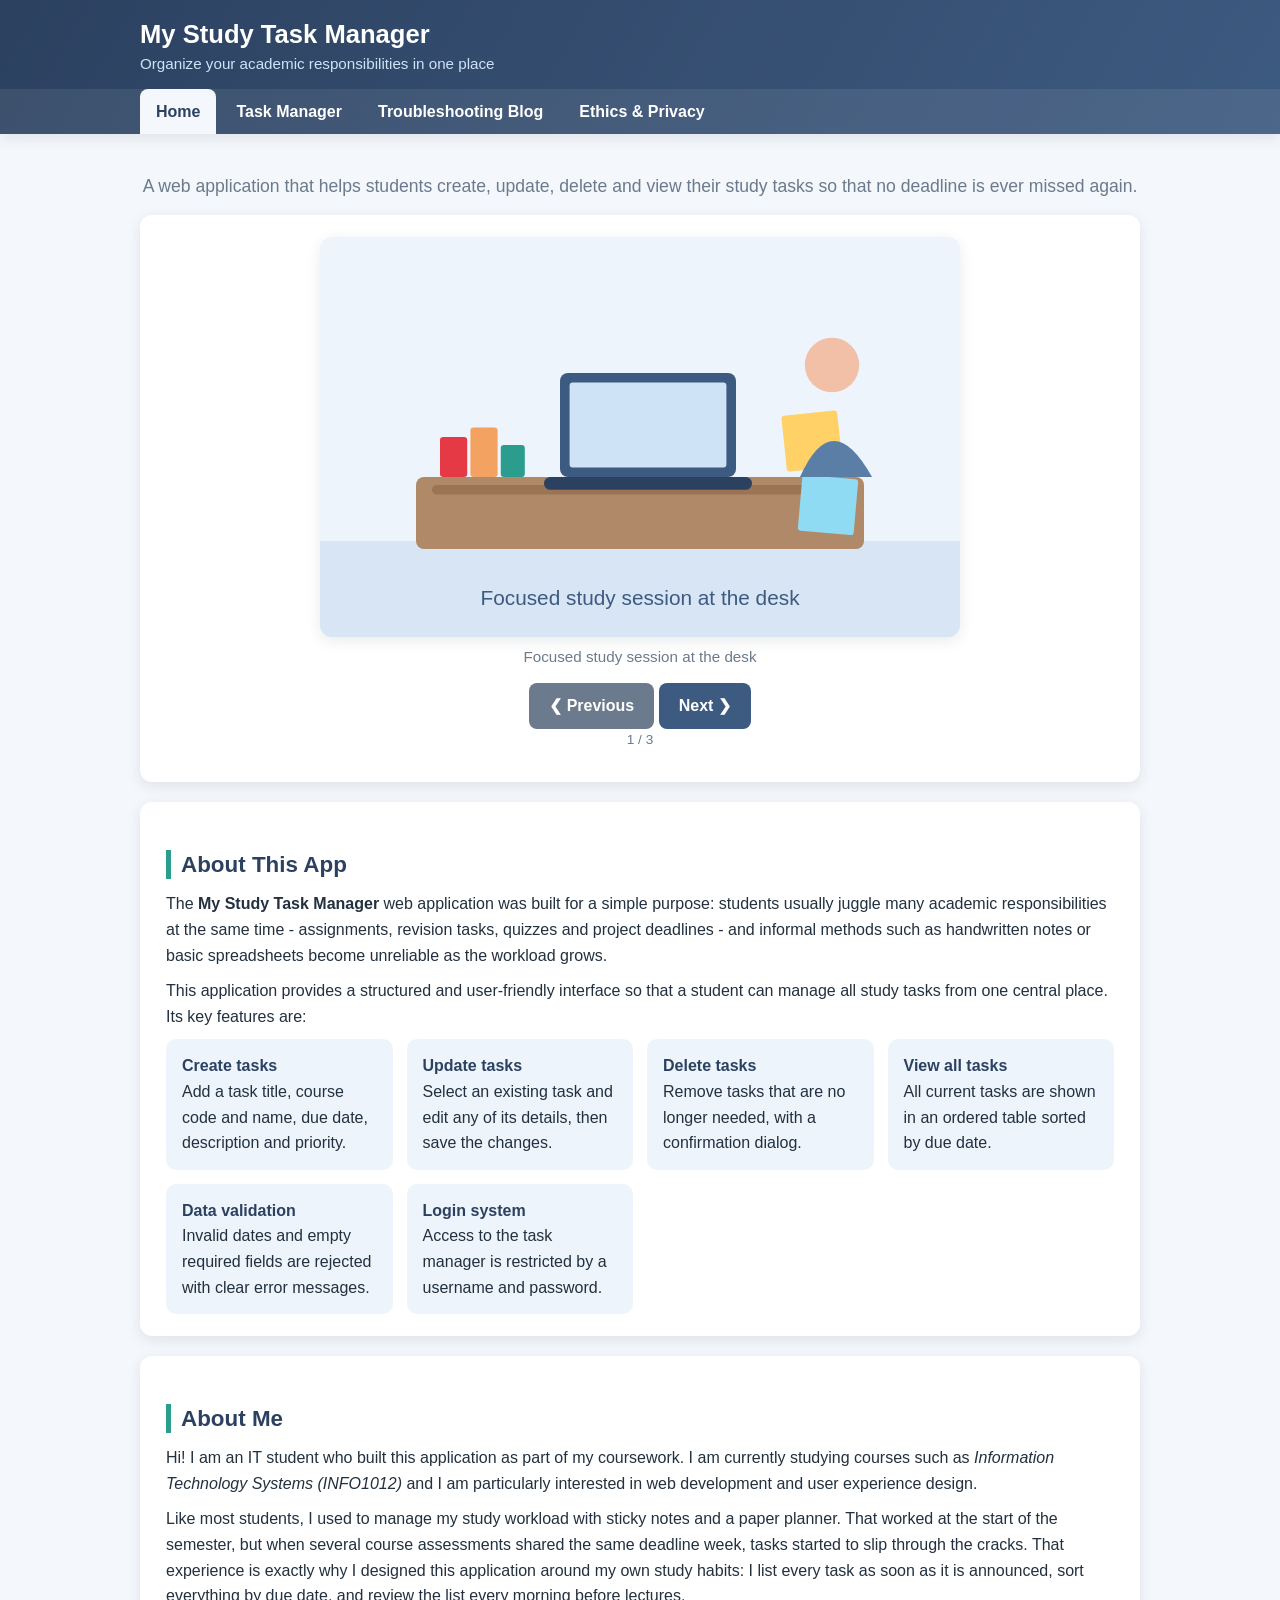
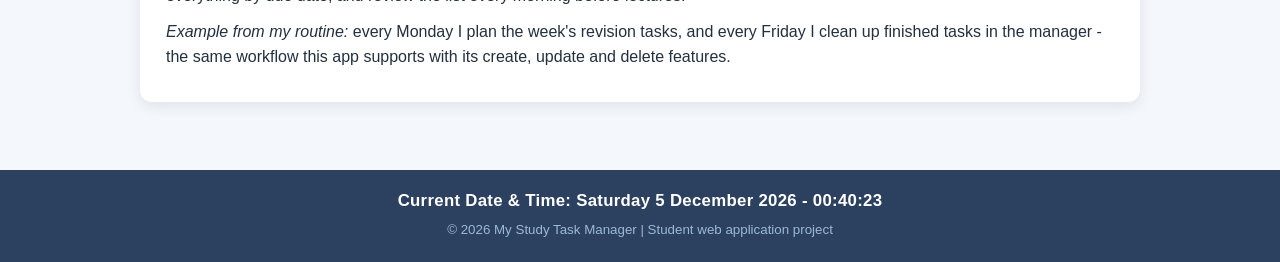
<file: index.html>
<!DOCTYPE html>
<html lang="en">
<head>
  <meta charset="UTF-8">
  <meta name="viewport" content="width=device-width, initial-scale=1.0">
  <title>My Study Task Manager - Home</title>
  <link rel="stylesheet" href="css/style.css">
</head>
<body>
  <header class="site-header">
    <div class="brand">
      <h1>My Study Task Manager</h1>
      <span>Organize your academic responsibilities in one place</span>
    </div>
    <nav class="main-nav">
      <ul>
        <li><a href="index.html">Home</a></li>
        <li><a href="tasks.html">Task Manager</a></li>
        <li><a href="troubleshooting.html">Troubleshooting Blog</a></li>
        <li><a href="ethics.html">Ethics &amp; Privacy</a></li>
      </ul>
    </nav>
  </header>

  <main>
    <section class="hero">
      <p class="tagline">A web application that helps students create, update, delete and view
        their study tasks so that no deadline is ever missed again.</p>
    </section>

    <!-- Image carousel (requirement: at least 3 images + button to cycle) -->
    <section class="card carousel" aria-label="Study image gallery">
      <div class="carousel-frame">
        <img id="carousel-image" src="images/study1.svg" alt="Study illustration">
      </div>
      <p class="carousel-caption" id="carousel-caption"></p>
      <button class="btn secondary" id="carousel-prev" type="button">&#10094; Previous</button>
      <button class="btn" id="carousel-next" type="button">Next &#10095;</button>
      <p class="hint" id="carousel-counter"></p>
    </section>

    <section class="card">
      <h2>About This App</h2>
      <p>The <strong>My Study Task Manager</strong> web application was built for a simple purpose:
        students usually juggle many academic responsibilities at the same time - assignments,
        revision tasks, quizzes and project deadlines - and informal methods such as handwritten
        notes or basic spreadsheets become unreliable as the workload grows.</p>
      <p>This application provides a structured and user-friendly interface so that a student can
        manage all study tasks from one central place. Its key features are:</p>
      <div class="feature-grid">
        <div class="feature"><strong>Create tasks</strong><br>Add a task title, course code and name, due date, description and priority.</div>
        <div class="feature"><strong>Update tasks</strong><br>Select an existing task and edit any of its details, then save the changes.</div>
        <div class="feature"><strong>Delete tasks</strong><br>Remove tasks that are no longer needed, with a confirmation dialog.</div>
        <div class="feature"><strong>View all tasks</strong><br>All current tasks are shown in an ordered table sorted by due date.</div>
        <div class="feature"><strong>Data validation</strong><br>Invalid dates and empty required fields are rejected with clear error messages.</div>
        <div class="feature"><strong>Login system</strong><br>Access to the task manager is restricted by a username and password.</div>
      </div>
    </section>

    <section class="card">
      <h2>About Me</h2>
      <p>Hi! I am an IT student who built this application as part of my coursework. I am currently
        studying courses such as <em>Information Technology Systems (INFO1012)</em> and I am
        particularly interested in web development and user experience design.</p>
      <p>Like most students, I used to manage my study workload with sticky notes and a paper
        planner. That worked at the start of the semester, but when several course assessments
        shared the same deadline week, tasks started to slip through the cracks. That experience
        is exactly why I designed this application around my own study habits: I list every task
        as soon as it is announced, sort everything by due date, and review the list every
        morning before lectures.</p>
      <p><em>Example from my routine:</em> every Monday I plan the week's revision tasks, and every
        Friday I clean up finished tasks in the manager - the same workflow this app supports with
        its create, update and delete features.</p>
    </section>
  </main>

  <footer class="site-footer">
    <div class="datetime" id="current-datetime">Current Date &amp; Time: loading...</div>
    <small>&copy; 2026 My Study Task Manager | Student web application project</small>
  </footer>

  <script src="js/shared.js"></script>
  <script src="js/home.js"></script>
</body>
</html>
</file>
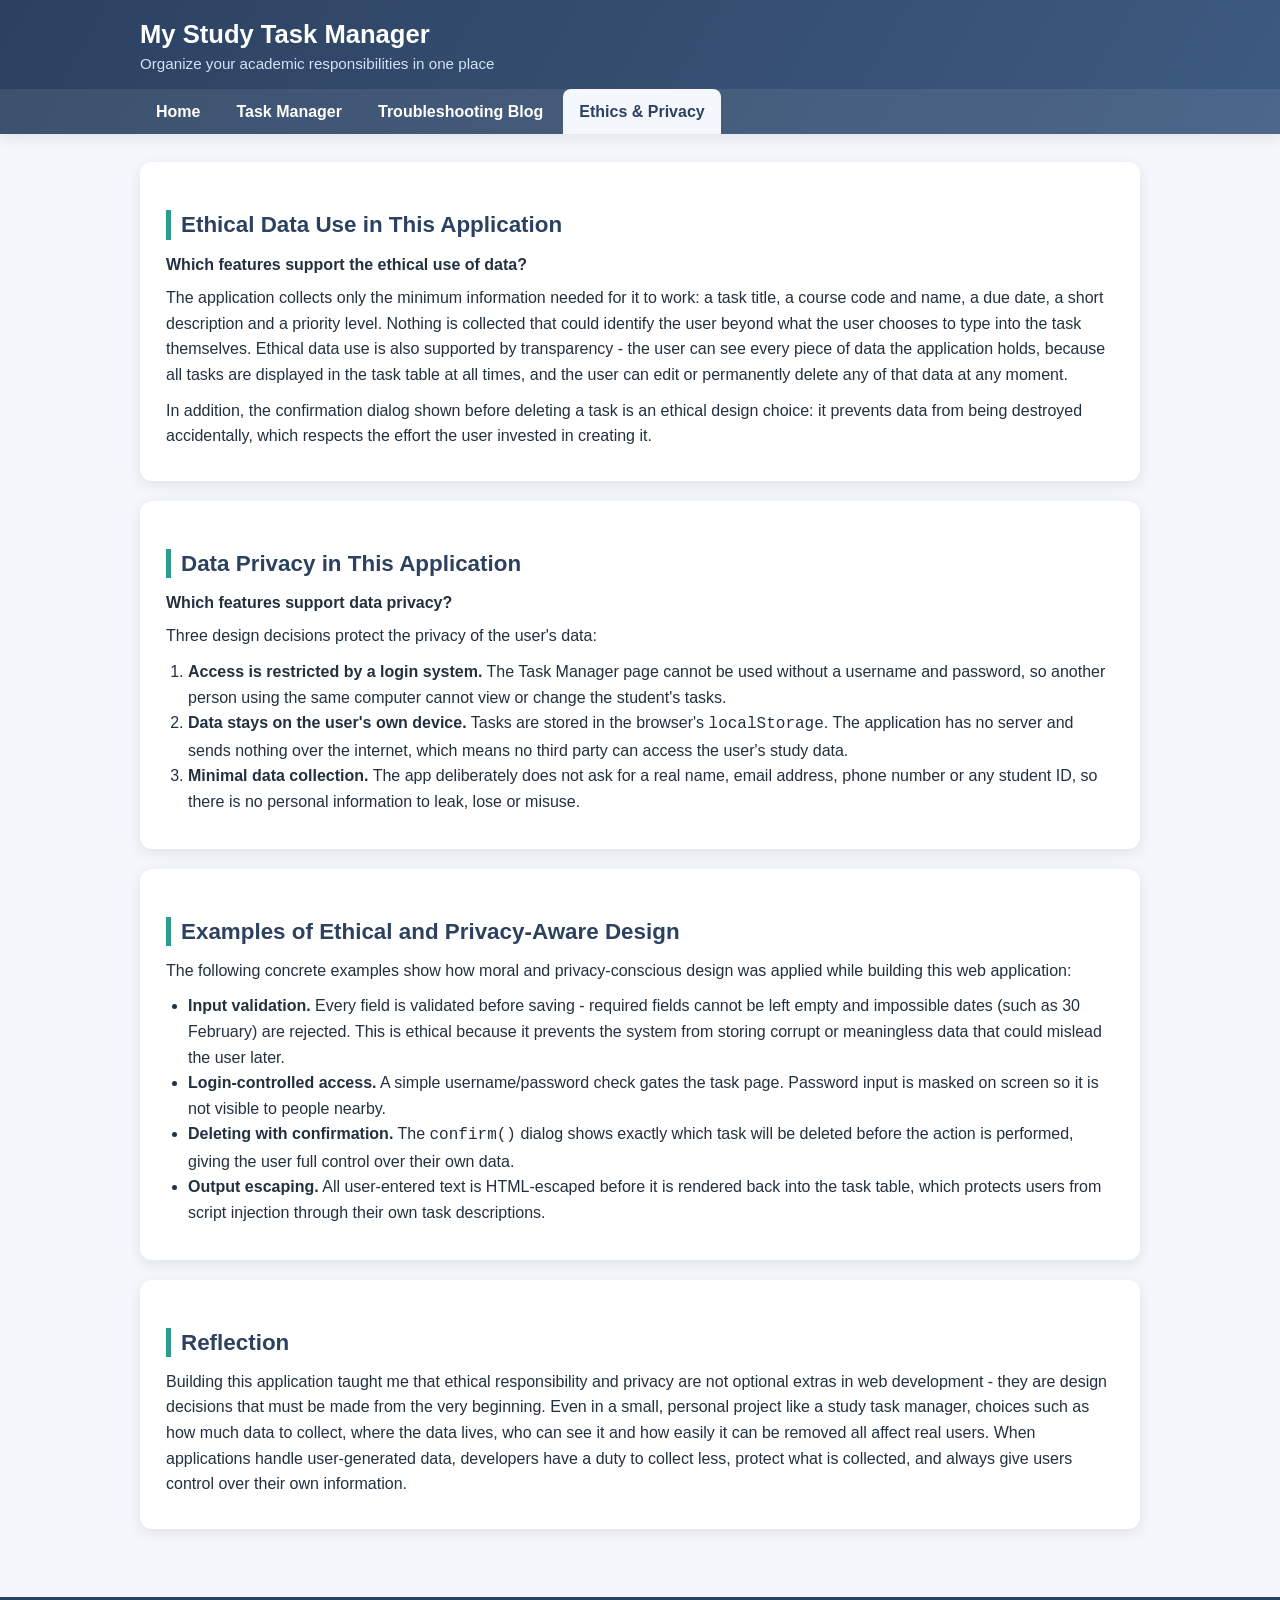
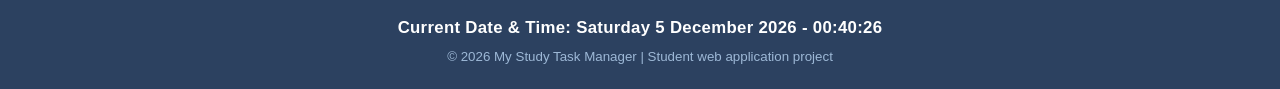
<file: ethics.html>
<!DOCTYPE html>
<html lang="en">
<head>
  <meta charset="UTF-8">
  <meta name="viewport" content="width=device-width, initial-scale=1.0">
  <title>Ethics &amp; Privacy Reflection - My Study Task Manager</title>
  <link rel="stylesheet" href="css/style.css">
</head>
<body>
  <header class="site-header">
    <div class="brand">
      <h1>My Study Task Manager</h1>
      <span>Organize your academic responsibilities in one place</span>
    </div>
    <nav class="main-nav">
      <ul>
        <li><a href="index.html">Home</a></li>
        <li><a href="tasks.html">Task Manager</a></li>
        <li><a href="troubleshooting.html">Troubleshooting Blog</a></li>
        <li><a href="ethics.html">Ethics &amp; Privacy</a></li>
      </ul>
    </nav>
  </header>

  <main>
    <section class="card">
      <h2>Ethical Data Use in This Application</h2>
      <p class="qa"><strong>Which features support the ethical use of data?</strong></p>
      <p>The application collects only the minimum information needed for it to work: a task title,
        a course code and name, a due date, a short description and a priority level. Nothing is
        collected that could identify the user beyond what the user chooses to type into the task
        themselves. Ethical data use is also supported by transparency - the user can see every
        piece of data the application holds, because all tasks are displayed in the task table at
        all times, and the user can edit or permanently delete any of that data at any moment.</p>
      <p>In addition, the confirmation dialog shown before deleting a task is an ethical design
        choice: it prevents data from being destroyed accidentally, which respects the effort the
        user invested in creating it.</p>
    </section>

    <section class="card">
      <h2>Data Privacy in This Application</h2>
      <p class="qa"><strong>Which features support data privacy?</strong></p>
      <p>Three design decisions protect the privacy of the user's data:</p>
      <ol>
        <li><strong>Access is restricted by a login system.</strong> The Task Manager page cannot
          be used without a username and password, so another person using the same computer
          cannot view or change the student's tasks.</li>
        <li><strong>Data stays on the user's own device.</strong> Tasks are stored in the
          browser's <code>localStorage</code>. The application has no server and sends nothing
          over the internet, which means no third party can access the user's study data.</li>
        <li><strong>Minimal data collection.</strong> The app deliberately does not ask for a real
          name, email address, phone number or any student ID, so there is no personal information
          to leak, lose or misuse.</li>
      </ol>
    </section>

    <section class="card">
      <h2>Examples of Ethical and Privacy-Aware Design</h2>
      <p>The following concrete examples show how moral and privacy-conscious design was applied
        while building this web application:</p>
      <ul>
        <li><strong>Input validation.</strong> Every field is validated before saving - required
          fields cannot be left empty and impossible dates (such as 30 February) are rejected.
          This is ethical because it prevents the system from storing corrupt or meaningless data
          that could mislead the user later.</li>
        <li><strong>Login-controlled access.</strong> A simple username/password check gates the
          task page. Password input is masked on screen so it is not visible to people nearby.</li>
        <li><strong>Deleting with confirmation.</strong> The <code>confirm()</code> dialog shows
          exactly which task will be deleted before the action is performed, giving the user full
          control over their own data.</li>
        <li><strong>Output escaping.</strong> All user-entered text is HTML-escaped before it is
          rendered back into the task table, which protects users from script injection through
          their own task descriptions.</li>
      </ul>
    </section>

    <section class="card">
      <h2>Reflection</h2>
      <p>Building this application taught me that ethical responsibility and privacy are not
        optional extras in web development - they are design decisions that must be made from the
        very beginning. Even in a small, personal project like a study task manager, choices such
        as how much data to collect, where the data lives, who can see it and how easily it can be
        removed all affect real users. When applications handle user-generated data, developers
        have a duty to collect less, protect what is collected, and always give users control over
        their own information.</p>
    </section>
  </main>

  <footer class="site-footer">
    <div class="datetime" id="current-datetime">Current Date &amp; Time: loading...</div>
    <small>&copy; 2026 My Study Task Manager | Student web application project</small>
  </footer>

  <script src="js/shared.js"></script>
</body>
</html>
</file>
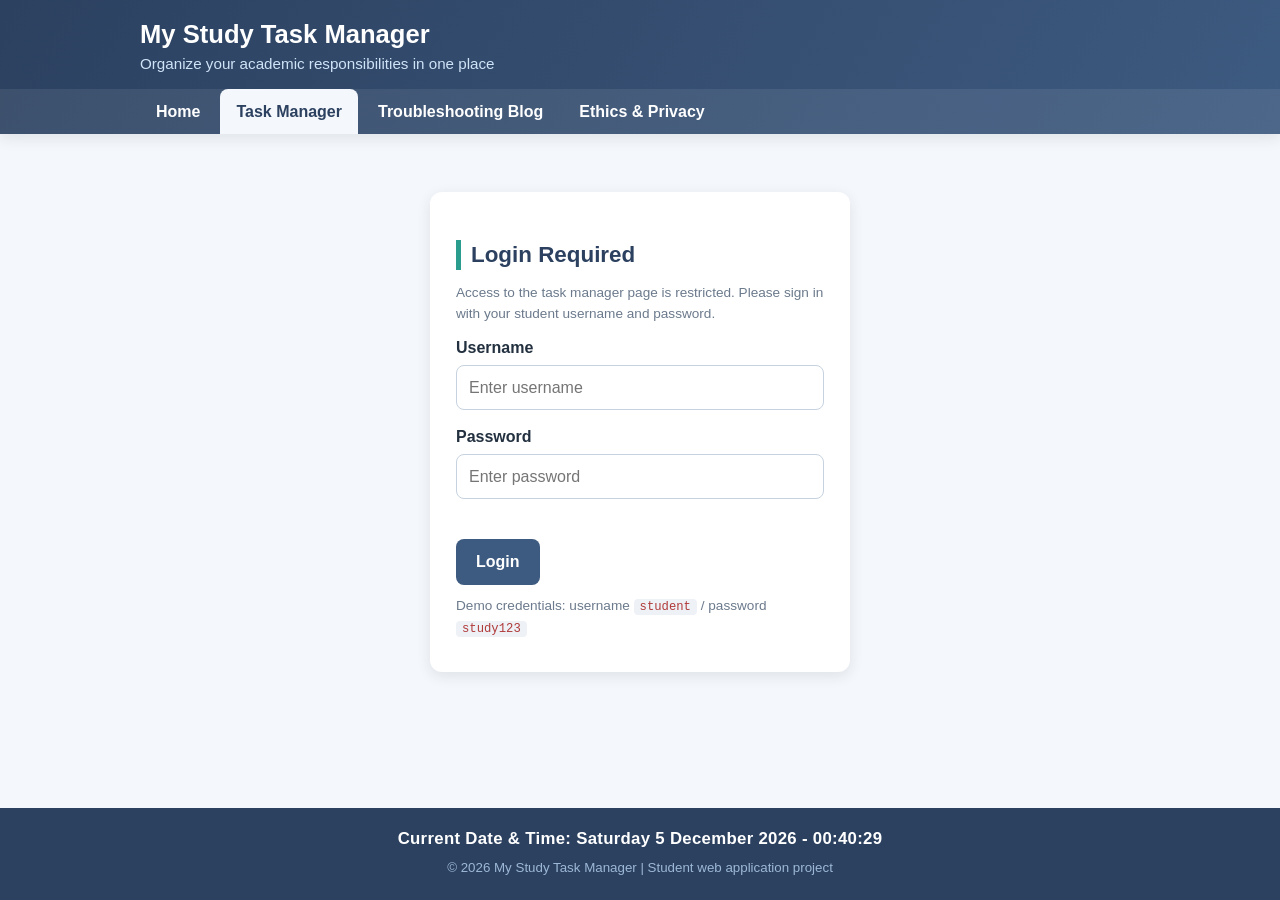
<file: tasks.html>
<!DOCTYPE html>
<html lang="en">
<head>
  <meta charset="UTF-8">
  <meta name="viewport" content="width=device-width, initial-scale=1.0">
  <title>Task Manager - My Study Task Manager</title>
  <link rel="stylesheet" href="css/style.css">
</head>
<body>
  <header class="site-header">
    <div class="brand">
      <h1>My Study Task Manager</h1>
      <span>Organize your academic responsibilities in one place</span>
    </div>
    <nav class="main-nav">
      <ul>
        <li><a href="index.html">Home</a></li>
        <li><a href="tasks.html">Task Manager</a></li>
        <li><a href="troubleshooting.html">Troubleshooting Blog</a></li>
        <li><a href="ethics.html">Ethics &amp; Privacy</a></li>
      </ul>
    </nav>
  </header>

  <main>
    <!-- ============ LOGIN SECTION ============ -->
    <section id="login-section" class="card login-card" style="display:none;">
      <h2>Login Required</h2>
      <p class="hint">Access to the task manager page is restricted. Please sign in with your
        student username and password.</p>
      <form id="login-form" novalidate>
        <div class="field">
          <label for="username">Username</label>
          <input type="text" id="username" autocomplete="username" placeholder="Enter username">
        </div>
        <div class="field">
          <label for="password">Password</label>
          <input type="password" id="password" autocomplete="current-password" placeholder="Enter password">
        </div>
        <p class="error-msg" id="login-error"></p>
        <button type="submit" class="btn">Login</button>
      </form>
      <p class="login-note">Demo credentials: username <code class="inline-code">student</code> /
        password <code class="inline-code">study123</code></p>
    </section>

    <!-- ============ APP SECTION (visible after login) ============ -->
    <section id="app-section" style="display:none;">
      <div class="card">
        <h2>Study Task Manager</h2>
        <p>Welcome back! Use the form below to create a new study task, or press
          <strong>Edit</strong> in the table to update an existing one. All fields marked as
          required are validated before saving.</p>
        <button class="btn secondary small" id="logout-btn" type="button">Log Out</button>
      </div>

      <div class="form-alert" id="form-alert" role="alert"></div>

      <!-- CREATE / UPDATE FORM -->
      <section class="card">
        <h3 id="form-title">Create a New Study Task</h3>
        <form id="task-form" novalidate>
          <div class="form-row">
            <div class="field">
              <label for="task-title">Task Title <span style="color:var(--danger)">*</span></label>
              <input type="text" id="task-title" maxlength="60" placeholder='e.g. "Complete Assignment 3"'>
              <p class="error-msg" id="task-title-error"></p>
            </div>
            <div class="field">
              <label for="due-date">Due Date <span style="color:var(--danger)">*</span></label>
              <input type="date" id="due-date">
              <p class="error-msg" id="due-date-error"></p>
            </div>
          </div>

          <div class="form-row">
            <div class="field">
              <label for="course-code">Course Code <span style="color:var(--danger)">*</span></label>
              <input type="text" id="course-code" placeholder='e.g. "INFO1012"'>
              <p class="error-msg" id="course-code-error"></p>
            </div>
            <div class="field">
              <label for="course-name">Course Name <span style="color:var(--danger)">*</span></label>
              <input type="text" id="course-name" placeholder='e.g. "Information Technology Systems"'>
              <p class="error-msg" id="course-name-error"></p>
            </div>
          </div>

          <div class="form-row">
            <div class="field">
              <label for="priority">Priority</label>
              <select id="priority">
                <option value="High">High</option>
                <option value="Medium" selected>Medium</option>
                <option value="Low">Low</option>
              </select>
            </div>
            <div class="field">
              <label for="description">Task Description <span style="color:var(--danger)">*</span></label>
              <textarea id="description" rows="3" maxlength="300"
                placeholder="e.g. Finish the report section and run final testing"></textarea>
              <p class="error-msg" id="description-error"></p>
            </div>
          </div>

          <button type="submit" class="btn" id="submit-btn">Create Task</button>
          <button type="button" class="btn secondary" id="cancel-edit-btn" style="display:none;">Cancel Edit</button>
        </form>
      </section>

      <!-- VIEW ALL TASKS (ordered table) -->
      <section class="card">
        <h3>All Current Study Tasks <span class="hint" id="task-count"></span></h3>
        <div class="table-wrap">
          <table class="data-table">
            <thead>
              <tr>
                <th>Task Title</th>
                <th>Course</th>
                <th>Due Date</th>
                <th>Status</th>
                <th>Priority</th>
                <th>Description</th>
                <th>Actions</th>
              </tr>
            </thead>
            <tbody id="task-table-body">
              <tr class="empty-row"><td colspan="7">Loading tasks...</td></tr>
            </tbody>
          </table>
        </div>
        <p class="hint">Tasks are ordered by due date (soonest first). Deleting a task always asks
          for confirmation first.</p>
      </section>
    </section>
  </main>

  <footer class="site-footer">
    <div class="datetime" id="current-datetime">Current Date &amp; Time: loading...</div>
    <small>&copy; 2026 My Study Task Manager | Student web application project</small>
  </footer>

  <script src="js/shared.js"></script>
  <script src="js/tasks.js"></script>
</body>
</html>
</file>
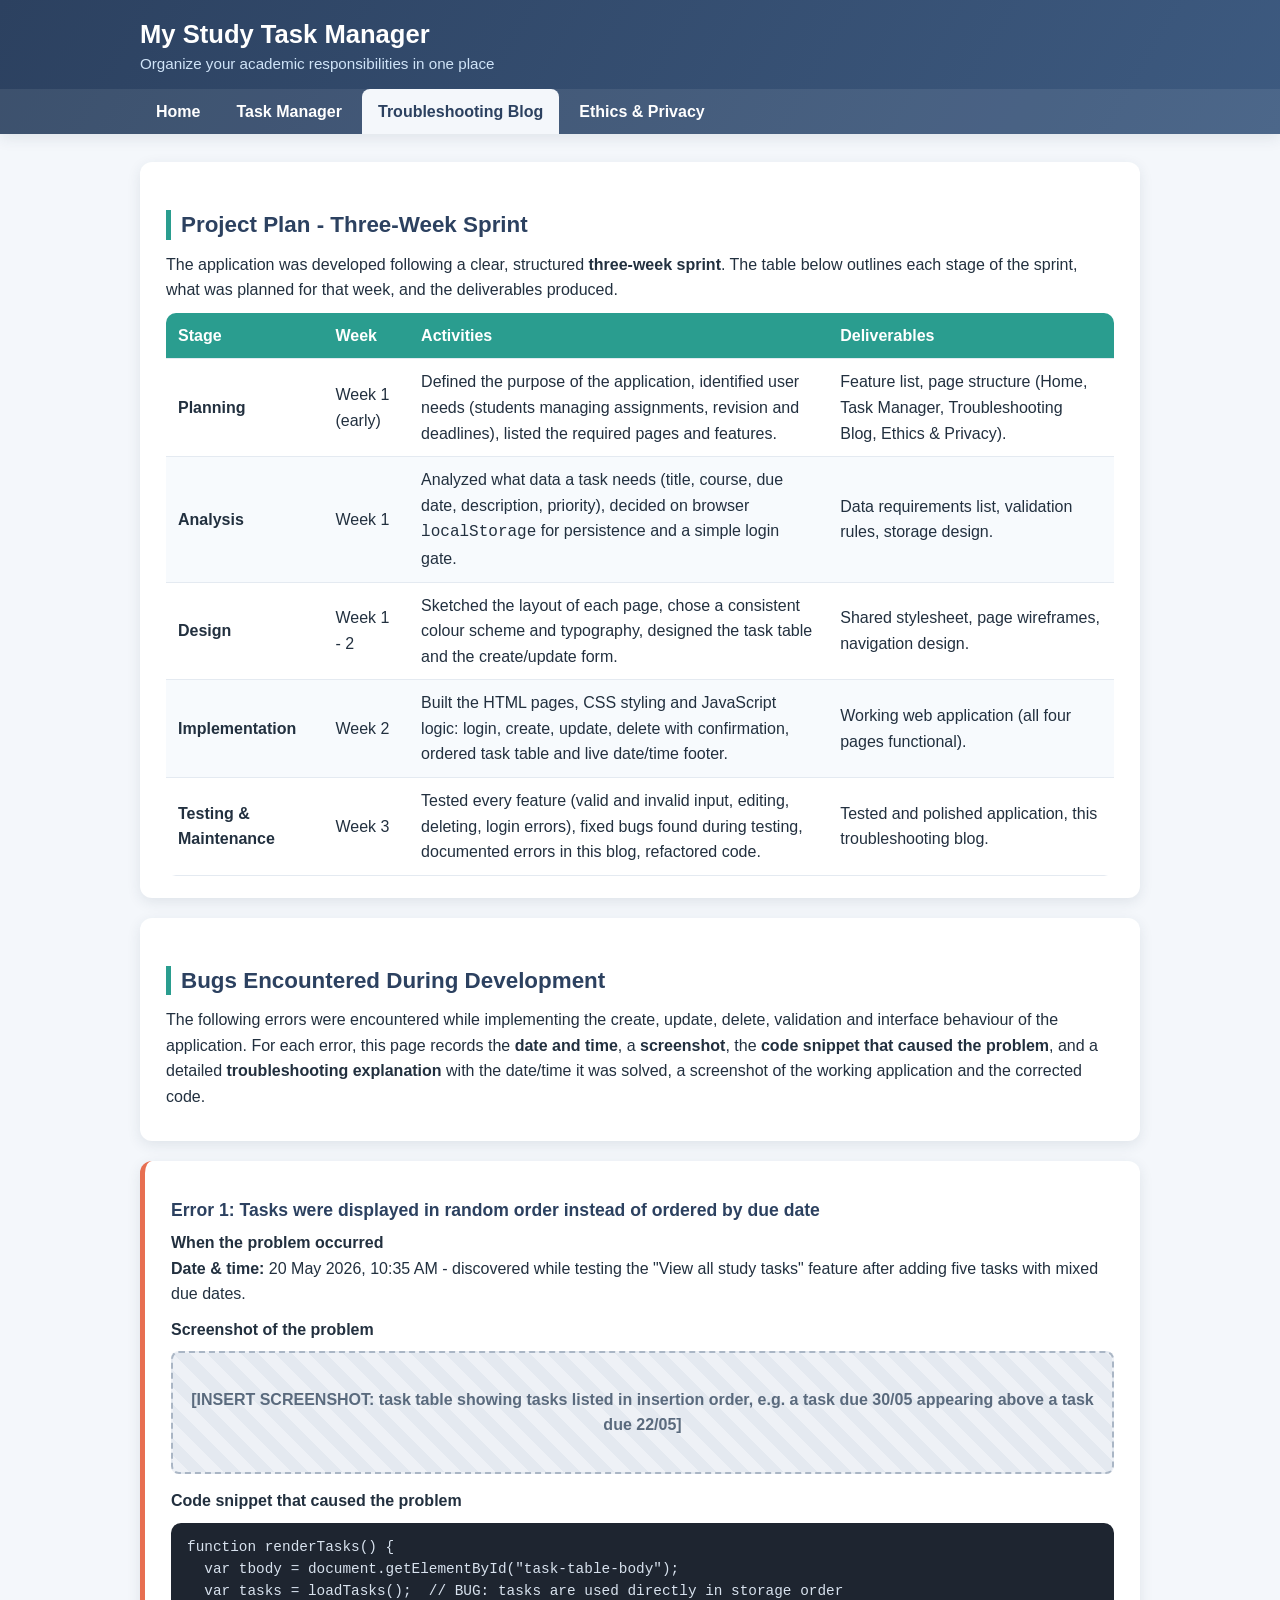
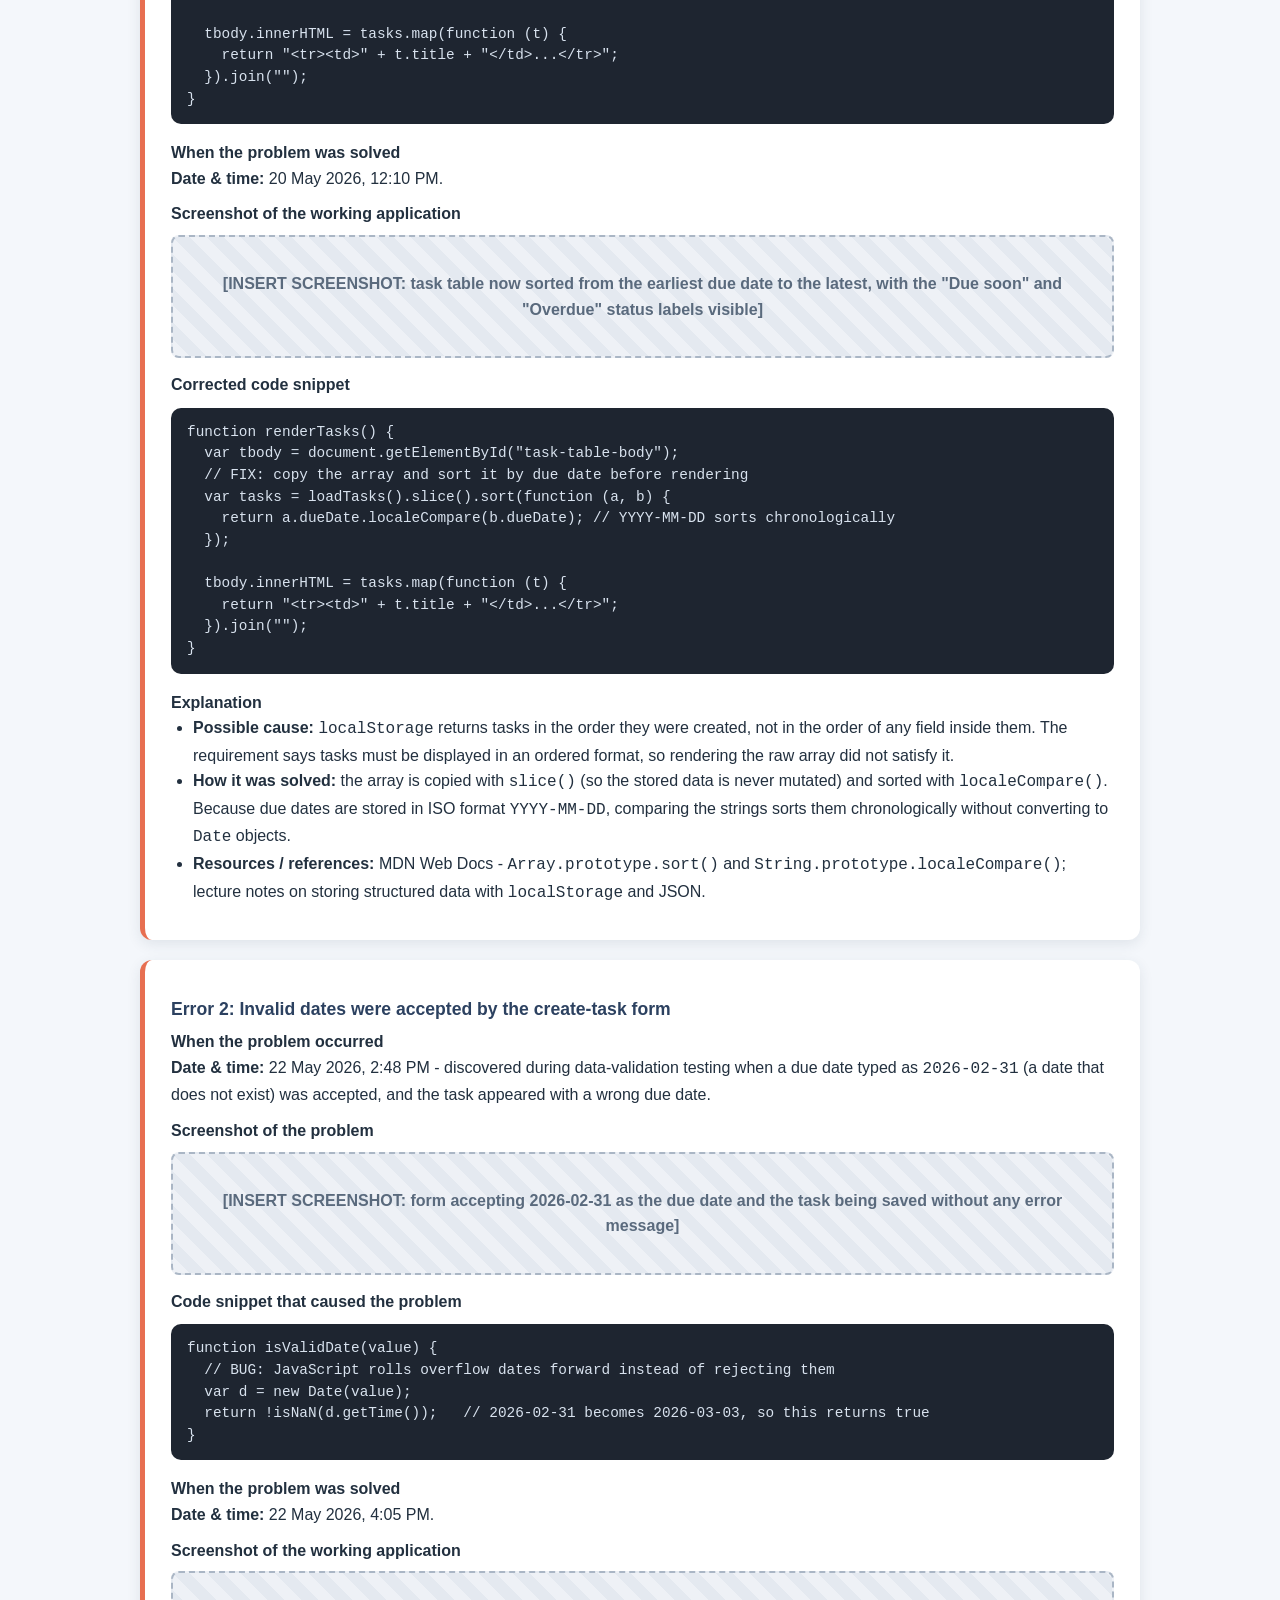
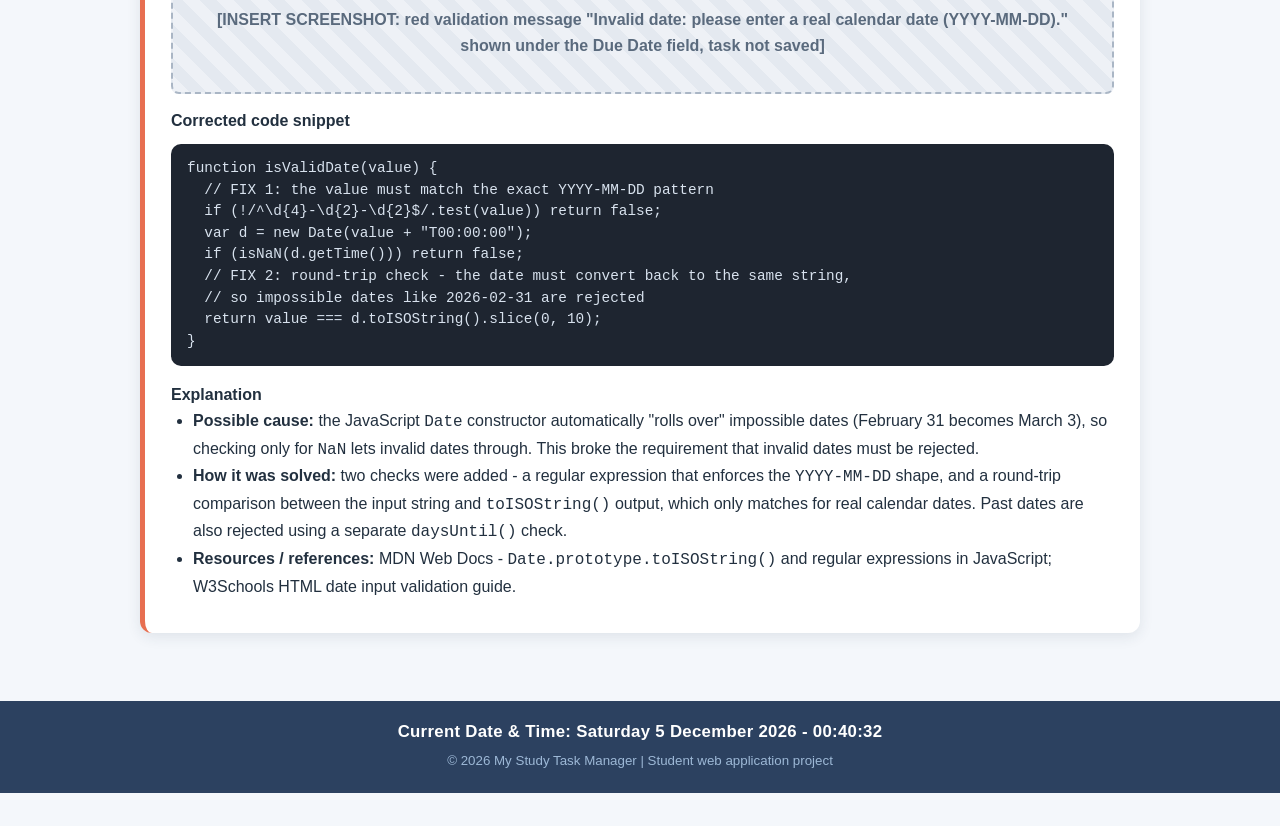
<file: troubleshooting.html>
<!DOCTYPE html>
<html lang="en">
<head>
  <meta charset="UTF-8">
  <meta name="viewport" content="width=device-width, initial-scale=1.0">
  <title>Troubleshooting Blog - My Study Task Manager</title>
  <link rel="stylesheet" href="css/style.css">
</head>
<body>
  <header class="site-header">
    <div class="brand">
      <h1>My Study Task Manager</h1>
      <span>Organize your academic responsibilities in one place</span>
    </div>
    <nav class="main-nav">
      <ul>
        <li><a href="index.html">Home</a></li>
        <li><a href="tasks.html">Task Manager</a></li>
        <li><a href="troubleshooting.html">Troubleshooting Blog</a></li>
        <li><a href="ethics.html">Ethics &amp; Privacy</a></li>
      </ul>
    </nav>
  </header>

  <main>
    <section class="card">
      <h2>Project Plan - Three-Week Sprint</h2>
      <p>The application was developed following a clear, structured <strong>three-week sprint</strong>.
        The table below outlines each stage of the sprint, what was planned for that week, and the
        deliverables produced.</p>
      <div class="table-wrap">
        <table class="data-table sprint-table">
          <thead>
            <tr>
              <th>Stage</th>
              <th>Week</th>
              <th>Activities</th>
              <th>Deliverables</th>
            </tr>
          </thead>
          <tbody>
            <tr>
              <td><strong>Planning</strong></td>
              <td>Week 1 (early)</td>
              <td>Defined the purpose of the application, identified user needs (students managing
                assignments, revision and deadlines), listed the required pages and features.</td>
              <td>Feature list, page structure (Home, Task Manager, Troubleshooting Blog, Ethics &amp; Privacy).</td>
            </tr>
            <tr>
              <td><strong>Analysis</strong></td>
              <td>Week 1</td>
              <td>Analyzed what data a task needs (title, course, due date, description, priority),
                decided on browser <code>localStorage</code> for persistence and a simple login gate.</td>
              <td>Data requirements list, validation rules, storage design.</td>
            </tr>
            <tr>
              <td><strong>Design</strong></td>
              <td>Week 1 - 2</td>
              <td>Sketched the layout of each page, chose a consistent colour scheme and typography,
                designed the task table and the create/update form.</td>
              <td>Shared stylesheet, page wireframes, navigation design.</td>
            </tr>
            <tr>
              <td><strong>Implementation</strong></td>
              <td>Week 2</td>
              <td>Built the HTML pages, CSS styling and JavaScript logic: login, create, update,
                delete with confirmation, ordered task table and live date/time footer.</td>
              <td>Working web application (all four pages functional).</td>
            </tr>
            <tr>
              <td><strong>Testing &amp; Maintenance</strong></td>
              <td>Week 3</td>
              <td>Tested every feature (valid and invalid input, editing, deleting, login errors),
                fixed bugs found during testing, documented errors in this blog, refactored code.</td>
              <td>Tested and polished application, this troubleshooting blog.</td>
            </tr>
          </tbody>
        </table>
      </div>
    </section>

    <section class="card">
      <h2>Bugs Encountered During Development</h2>
      <p>The following errors were encountered while implementing the create, update, delete,
        validation and interface behaviour of the application. For each error, this page records
        the <strong>date and time</strong>, a <strong>screenshot</strong>, the
        <strong>code snippet that caused the problem</strong>, and a detailed
        <strong>troubleshooting explanation</strong> with the date/time it was solved, a screenshot
        of the working application and the corrected code.</p>
    </section>

    <!-- ==================== ERROR 1 ==================== -->
    <section class="card error-entry">
      <h3>Error 1: Tasks were displayed in random order instead of ordered by due date</h3>

      <h4>When the problem occurred</h4>
      <p><strong>Date &amp; time:</strong> 20 May 2026, 10:35 AM - discovered while testing the
        "View all study tasks" feature after adding five tasks with mixed due dates.</p>

      <h4>Screenshot of the problem</h4>
      <div class="screenshot-placeholder">
        [INSERT SCREENSHOT: task table showing tasks listed in insertion order, e.g. a task due
        30/05 appearing above a task due 22/05]
      </div>

      <h4>Code snippet that caused the problem</h4>
<pre><code>function renderTasks() {
  var tbody = document.getElementById("task-table-body");
  var tasks = loadTasks();  // BUG: tasks are used directly in storage order

  tbody.innerHTML = tasks.map(function (t) {
    return "&lt;tr&gt;&lt;td&gt;" + t.title + "&lt;/td&gt;...&lt;/tr&gt;";
  }).join("");
}</code></pre>

      <h4>When the problem was solved</h4>
      <p><strong>Date &amp; time:</strong> 20 May 2026, 12:10 PM.</p>

      <h4>Screenshot of the working application</h4>
      <div class="screenshot-placeholder">
        [INSERT SCREENSHOT: task table now sorted from the earliest due date to the latest,
        with the "Due soon" and "Overdue" status labels visible]
      </div>

      <h4>Corrected code snippet</h4>
<pre><code>function renderTasks() {
  var tbody = document.getElementById("task-table-body");
  // FIX: copy the array and sort it by due date before rendering
  var tasks = loadTasks().slice().sort(function (a, b) {
    return a.dueDate.localeCompare(b.dueDate); // YYYY-MM-DD sorts chronologically
  });

  tbody.innerHTML = tasks.map(function (t) {
    return "&lt;tr&gt;&lt;td&gt;" + t.title + "&lt;/td&gt;...&lt;/tr&gt;";
  }).join("");
}</code></pre>

      <h4>Explanation</h4>
      <ul>
        <li><strong>Possible cause:</strong> <code>localStorage</code> returns tasks in the order
          they were created, not in the order of any field inside them. The requirement says tasks
          must be displayed in an ordered format, so rendering the raw array did not satisfy it.</li>
        <li><strong>How it was solved:</strong> the array is copied with <code>slice()</code>
          (so the stored data is never mutated) and sorted with <code>localeCompare()</code>.
          Because due dates are stored in ISO format <code>YYYY-MM-DD</code>, comparing the
          strings sorts them chronologically without converting to <code>Date</code> objects.</li>
        <li><strong>Resources / references:</strong> MDN Web Docs - <code>Array.prototype.sort()</code>
          and <code>String.prototype.localeCompare()</code>;
          lecture notes on storing structured data with <code>localStorage</code> and JSON.</li>
      </ul>
    </section>

    <!-- ==================== ERROR 2 ==================== -->
    <section class="card error-entry">
      <h3>Error 2: Invalid dates were accepted by the create-task form</h3>

      <h4>When the problem occurred</h4>
      <p><strong>Date &amp; time:</strong> 22 May 2026, 2:48 PM - discovered during data-validation
        testing when a due date typed as <code>2026-02-31</code> (a date that does not exist) was
        accepted, and the task appeared with a wrong due date.</p>

      <h4>Screenshot of the problem</h4>
      <div class="screenshot-placeholder">
        [INSERT SCREENSHOT: form accepting 2026-02-31 as the due date and the task being saved
        without any error message]
      </div>

      <h4>Code snippet that caused the problem</h4>
<pre><code>function isValidDate(value) {
  // BUG: JavaScript rolls overflow dates forward instead of rejecting them
  var d = new Date(value);
  return !isNaN(d.getTime());   // 2026-02-31 becomes 2026-03-03, so this returns true
}</code></pre>

      <h4>When the problem was solved</h4>
      <p><strong>Date &amp; time:</strong> 22 May 2026, 4:05 PM.</p>

      <h4>Screenshot of the working application</h4>
      <div class="screenshot-placeholder">
        [INSERT SCREENSHOT: red validation message "Invalid date: please enter a real calendar
        date (YYYY-MM-DD)." shown under the Due Date field, task not saved]
      </div>

      <h4>Corrected code snippet</h4>
<pre><code>function isValidDate(value) {
  // FIX 1: the value must match the exact YYYY-MM-DD pattern
  if (!/^\d{4}-\d{2}-\d{2}$/.test(value)) return false;
  var d = new Date(value + "T00:00:00");
  if (isNaN(d.getTime())) return false;
  // FIX 2: round-trip check - the date must convert back to the same string,
  // so impossible dates like 2026-02-31 are rejected
  return value === d.toISOString().slice(0, 10);
}</code></pre>

      <h4>Explanation</h4>
      <ul>
        <li><strong>Possible cause:</strong> the JavaScript <code>Date</code> constructor
          automatically "rolls over" impossible dates (February 31 becomes March 3), so checking
          only for <code>NaN</code> lets invalid dates through. This broke the requirement that
          invalid dates must be rejected.</li>
        <li><strong>How it was solved:</strong> two checks were added - a regular expression that
          enforces the <code>YYYY-MM-DD</code> shape, and a round-trip comparison between the
          input string and <code>toISOString()</code> output, which only matches for real calendar
          dates. Past dates are also rejected using a separate <code>daysUntil()</code> check.</li>
        <li><strong>Resources / references:</strong> MDN Web Docs - <code>Date.prototype.toISOString()</code>
          and regular expressions in JavaScript; W3Schools HTML date input validation guide.</li>
      </ul>
    </section>
  </main>

  <footer class="site-footer">
    <div class="datetime" id="current-datetime">Current Date &amp; Time: loading...</div>
    <small>&copy; 2026 My Study Task Manager | Student web application project</small>
  </footer>

  <script src="js/shared.js"></script>
</body>
</html>
</file>
<file: css/style.css>
/* ============================================================
   My Study Task Manager - Shared Stylesheet
   Author: Student (INFO1012 Assessment 3)
   ============================================================ */

:root {
  --primary: #3d5a80;
  --primary-dark: #2c4160;
  --accent: #e76f51;
  --teal: #2a9d8f;
  --bg: #f4f7fb;
  --card: #ffffff;
  --text: #22303f;
  --muted: #6b7a8c;
  --danger: #d64545;
  --ok: #2a9d8f;
  --radius: 12px;
  --shadow: 0 4px 14px rgba(35, 55, 80, 0.10);
}

* { box-sizing: border-box; margin: 0; padding: 0; }

body {
  font-family: "Segoe UI", "Helvetica Neue", Arial, sans-serif;
  background: var(--bg);
  color: var(--text);
  line-height: 1.6;
  min-height: 100vh;
  display: flex;
  flex-direction: column;
}

main { flex: 1; width: min(1000px, 92%); margin: 0 auto; padding: 28px 0 48px; }

h1, h2, h3 { color: var(--primary-dark); line-height: 1.3; }
h1 { font-size: 2rem; }
h2 { font-size: 1.4rem; margin: 26px 0 12px; border-left: 5px solid var(--teal); padding-left: 10px; }
h3 { font-size: 1.1rem; margin: 16px 0 8px; }
p { margin-bottom: 10px; }
ul, ol { margin: 0 0 12px 22px; }

a { color: var(--primary); }
a:hover { color: var(--accent); }

/* ---------- Header & Navigation ---------- */
.site-header {
  background: linear-gradient(120deg, var(--primary-dark), var(--primary));
  color: #fff;
  padding: 18px 0 0;
  box-shadow: var(--shadow);
}
.site-header .brand {
  width: min(1000px, 92%);
  margin: 0 auto 12px;
}
.site-header .brand h1 { color: #fff; font-size: 1.6rem; }
.site-header .brand span { color: #cfe3f7; font-size: 0.95rem; }

.main-nav { background: rgba(255, 255, 255, 0.08); }
.main-nav ul {
  width: min(1000px, 92%);
  margin: 0 auto;
  list-style: none;
  display: flex;
  flex-wrap: wrap;
  gap: 4px;
  padding: 0;
}
.main-nav a {
  display: block;
  color: #fff;
  text-decoration: none;
  padding: 10px 16px;
  border-radius: 8px 8px 0 0;
  font-weight: 600;
  transition: background 0.2s;
}
.main-nav a:hover { background: rgba(255, 255, 255, 0.18); color: #fff; }
.main-nav a.active { background: var(--bg); color: var(--primary-dark); }

/* ---------- Cards & sections ---------- */
.card {
  background: var(--card);
  border-radius: var(--radius);
  box-shadow: var(--shadow);
  padding: 22px 26px;
  margin-bottom: 20px;
}
.lead { font-size: 1.05rem; color: var(--muted); }
.badge {
  display: inline-block;
  padding: 2px 10px;
  border-radius: 999px;
  font-size: 0.8rem;
  font-weight: 700;
  color: #fff;
}
.badge.high { background: var(--danger); }
.badge.medium { background: #e9a23b; }
.badge.low { background: var(--teal); }

/* ---------- Home page ---------- */
.hero { text-align: center; padding: 10px 0 4px; }
.hero .tagline { color: var(--muted); font-size: 1.1rem; }

.carousel { text-align: center; }
.carousel .carousel-frame {
  width: 100%;
  max-width: 640px;
  margin: 0 auto;
  border-radius: var(--radius);
  overflow: hidden;
  box-shadow: var(--shadow);
  background: #fff;
}
.carousel img { width: 100%; height: auto; display: block; }
.carousel .carousel-caption { font-size: 0.95rem; color: var(--muted); margin: 8px 0 14px; }

.btn {
  display: inline-block;
  border: none;
  cursor: pointer;
  font: inherit;
  font-weight: 700;
  color: #fff;
  background: var(--primary);
  padding: 10px 20px;
  border-radius: 8px;
  transition: background 0.2s, transform 0.1s;
}
.btn:hover { background: var(--primary-dark); transform: translateY(-1px); }
.btn.secondary { background: var(--muted); }
.btn.secondary:hover { background: #55657a; }
.btn.accent { background: var(--accent); }
.btn.accent:hover { background: #c95a3e; }
.btn.danger { background: var(--danger); }
.btn.danger:hover { background: #b23434; }
.btn.small { padding: 5px 12px; font-size: 0.85rem; }

.feature-grid {
  display: grid;
  grid-template-columns: repeat(auto-fit, minmax(220px, 1fr));
  gap: 14px;
  margin-top: 10px;
}
.feature {
  background: #eef4fb;
  border-radius: 10px;
  padding: 14px 16px;
}
.feature strong { color: var(--primary-dark); }

/* ---------- Forms ---------- */
form .field { margin-bottom: 14px; }
form label { display: block; font-weight: 600; margin-bottom: 4px; }
form input[type="text"],
form input[type="password"],
form input[type="date"],
form select,
form textarea {
  width: 100%;
  padding: 9px 12px;
  border: 1.5px solid #c6d2e0;
  border-radius: 8px;
  font: inherit;
  background: #fff;
}
form input:focus, form select:focus, form textarea:focus {
  outline: none;
  border-color: var(--primary);
  box-shadow: 0 0 0 3px rgba(61, 90, 128, 0.15);
}
.form-row { display: grid; grid-template-columns: 1fr 1fr; gap: 14px; }
@media (max-width: 640px) { .form-row { grid-template-columns: 1fr; } }

.error-msg {
  color: var(--danger);
  font-size: 0.88rem;
  font-weight: 600;
  min-height: 1.1em;
  margin-top: 3px;
}
.form-alert {
  border-radius: 8px;
  padding: 10px 14px;
  margin-bottom: 14px;
  font-weight: 600;
  display: none;
}
.form-alert.error { display: block; background: #fdecec; color: var(--danger); border: 1px solid #f3c1c1; }
.form-alert.success { display: block; background: #e8f6f3; color: #1d7a6f; border: 1px solid #bfe5de; }

.hint { font-size: 0.85rem; color: var(--muted); }

/* ---------- Tables ---------- */
.table-wrap { overflow-x: auto; }
table.data-table {
  width: 100%;
  border-collapse: collapse;
  background: #fff;
  border-radius: 10px;
  overflow: hidden;
}
.data-table th, .data-table td { padding: 10px 12px; text-align: left; border-bottom: 1px solid #e4eaf1; }
.data-table th { background: var(--primary); color: #fff; white-space: nowrap; }
.data-table tr:nth-child(even) td { background: #f7fafd; }
.data-table .actions { white-space: nowrap; }
.empty-row td { text-align: center; color: var(--muted); font-style: italic; }

/* ---------- Status pills ---------- */
.status { font-weight: 700; font-size: 0.85rem; }
.status.overdue { color: var(--danger); }
.status.due-soon { color: #c95a1e; }
.status.ok { color: var(--ok); }

/* ---------- Login ---------- */
.login-card { max-width: 420px; margin: 30px auto; }
.login-note { font-size: 0.85rem; color: var(--muted); margin-top: 10px; }

/* ---------- Blog / troubleshooting ---------- */
.sprint-table th { background: var(--teal); }
pre {
  background: #1e2530;
  color: #d8e2ee;
  padding: 14px 16px;
  border-radius: 10px;
  overflow-x: auto;
  font-size: 0.9rem;
  margin: 10px 0 16px;
  line-height: 1.5;
}
code { font-family: Consolas, "Courier New", monospace; }
.inline-code { background: #eef1f6; padding: 1px 6px; border-radius: 4px; font-size: 0.9em; color: #b03a3a; }
.error-entry { border-left: 5px solid var(--accent); }
.screenshot-placeholder {
  background: repeating-linear-gradient(45deg, #eef1f6, #eef1f6 12px, #e4e9f0 12px, #e4e9f0 24px);
  border: 2px dashed #aab6c5;
  border-radius: 8px;
  padding: 34px 18px;
  text-align: center;
  color: #5a6a7d;
  font-weight: 600;
  margin: 8px 0 14px;
}

/* ---------- Ethics page ---------- */
.qa { margin-bottom: 8px; }
.qa dt { font-weight: 700; color: var(--primary-dark); margin-top: 10px; }
.qa dd { margin-left: 20px; }

/* ---------- Footer ---------- */
.site-footer {
  background: var(--primary-dark);
  color: #cfe3f7;
  text-align: center;
  padding: 18px 10px 22px;
  margin-top: auto;
}
.site-footer .datetime {
  font-size: 1.05rem;
  font-weight: 700;
  color: #fff;
  letter-spacing: 0.3px;
}
.site-footer small { display: block; margin-top: 4px; color: #9db8d6; }
</file>
